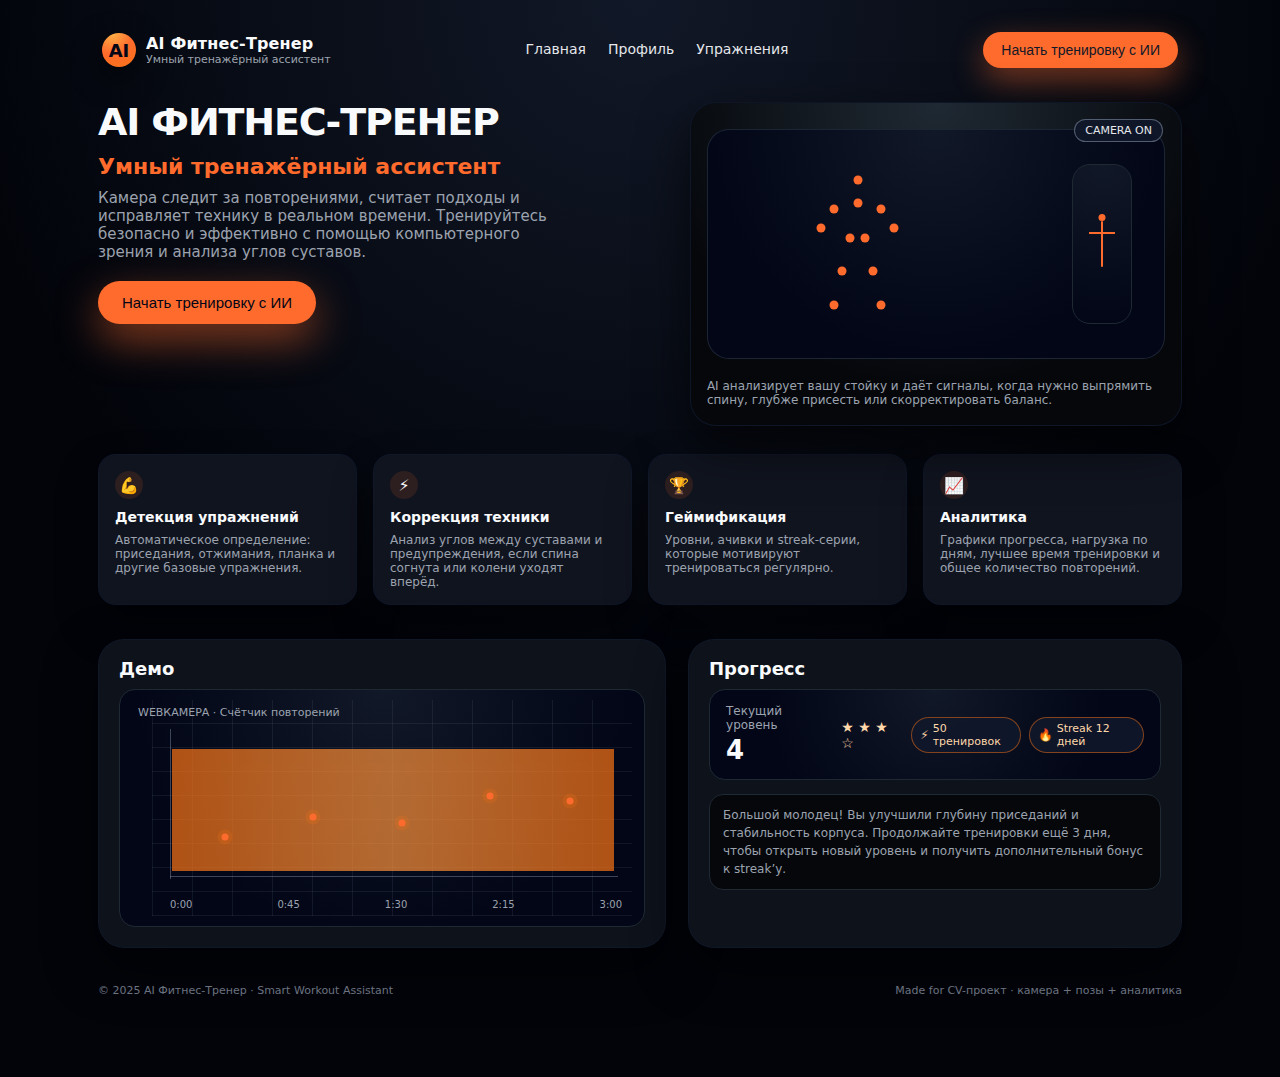
<file: index.html>
<!DOCTYPE html>
<html lang="ru">
<head>
  <meta charset="UTF-8" />
  <title>AI Фитнес-Тренер — Умный тренажёрный ассистент</title>
  <meta name="viewport" content="width=device-width, initial-scale=1" />
  <link rel="stylesheet" href="styles/index.css">
</head>
<body>
  <div class="page">
    <!-- HEADER -->
    <header class="top-nav">
      <div class="logo-row">
        <div class="logo-mark">AI</div>
        <div>
          <div class="logo-text-main">AI Фитнес-Тренер</div>
          <div class="logo-text-sub">Умный тренажёрный ассистент</div>
        </div>
      </div>

      <nav class="nav-links">
        <a href="index.html" class="nav-link">Главная</a>
        <a href="profile.html" class="nav-link">Профиль</a>
        <a href="exercises.html" class="nav-link">Упражнения</a>
      </nav>

      <button class="nav-cta" onclick="location.href='camera.html'">Начать тренировку с ИИ</button>
    </header>

    <!-- HERO -->
    <section class="hero">
      <div class="hero-text">
        <h1>AI ФИТНЕС-ТРЕНЕР</h1>
        <h2>Умный тренажёрный ассистент</h2>
        <p>
          Камера следит за повторениями, считает подходы и исправляет технику
          в реальном времени. Тренируйтесь безопасно и эффективно с помощью
          компьютерного зрения и анализа углов суставов.
        </p>
        <button class="hero-cta" onclick="location.href='camera.html'">Начать тренировку с ИИ</button>
      </div>

      <div class="hero-visual">
        <div class="camera-label">CAMERA ON</div>

        <div class="hero-video-frame">
          <div class="pose-figure">
            <div class="pose-body">
              <div class="pose-joint joint-head"></div>
              <div class="pose-joint joint-neck"></div>
              <div class="pose-joint joint-shoulder-l"></div>
              <div class="pose-joint joint-shoulder-r"></div>
              <div class="pose-joint joint-elbow-l"></div>
              <div class="pose-joint joint-elbow-r"></div>
              <div class="pose-joint joint-hip-l"></div>
              <div class="pose-joint joint-hip-r"></div>
              <div class="pose-joint joint-knee-l"></div>
              <div class="pose-joint joint-knee-r"></div>
              <div class="pose-joint joint-feet-l"></div>
              <div class="pose-joint joint-feet-r"></div>
            </div>
          </div>

          <div class="mini-stick">
            <div class="mini-stick-inner">
              <span></span>
            </div>
          </div>
        </div>

        <p class="hero-caption">
          AI анализирует вашу стойку и даёт сигналы, когда нужно выпрямить спину,
          глубже присесть или скорректировать баланс.
        </p>
      </div>
    </section>

    <!-- FEATURES -->
    <section class="features" id="features">
      <article class="feature-card">
        <div class="feature-icon">💪</div>
        <div class="feature-title">Детекция упражнений</div>
        <div class="feature-desc">
          Автоматическое определение: приседания, отжимания, планка и другие
          базовые упражнения.
        </div>
      </article>

      <article class="feature-card">
        <div class="feature-icon">⚡</div>
        <div class="feature-title">Коррекция техники</div>
        <div class="feature-desc">
          Анализ углов между суставами и предупреждения, если спина согнута
          или колени уходят вперёд.
        </div>
      </article>

      <article class="feature-card">
        <div class="feature-icon">🏆</div>
        <div class="feature-title">Геймификация</div>
        <div class="feature-desc">
          Уровни, ачивки и streak-серии, которые мотивируют тренироваться
          регулярно.
        </div>
      </article>

      <article class="feature-card">
        <div class="feature-icon">📈</div>
        <div class="feature-title">Аналитика</div>
        <div class="feature-desc">
          Графики прогресса, нагрузка по дням, лучшее время тренировки и общее
          количество повторений.
        </div>
      </article>
    </section>

    <!-- DEMO + PROGRESS -->
    <section class="lower-grid">
      <div class="demo-card" id="demo">
        <h3 class="section-title">Демо</h3>
        <div class="demo-chart">
          <div class="demo-chart-label">WEBКАМЕРА · Счётчик повторений</div>
          <div class="chart-grid"></div>
          <div class="chart-axes">
            <div class="chart-line">
              <div class="chart-polyline"></div>
              <div class="chart-dot dot-1"></div>
              <div class="chart-dot dot-2"></div>
              <div class="chart-dot dot-3"></div>
              <div class="chart-dot dot-4"></div>
              <div class="chart-dot dot-5"></div>
            </div>
          </div>
          <div class="demo-x-labels">
            <span>0:00</span>
            <span>0:45</span>
            <span>1:30</span>
            <span>2:15</span>
            <span>3:00</span>
          </div>
        </div>
      </div>

      <div class="progress-card" id="progress">
        <h3 class="section-title">Прогресс</h3>
        <div class="progress-layout">
          <div class="level-card">
            <div class="level-text">
              <div class="level-label">Текущий уровень</div>
              <div class="level-value">4</div>
            </div>
            <div class="level-stars">★ ★ ★ ☆</div>
            <div class="badge-row">
              <div class="pill">
                <span class="icon">⚡</span> 50 тренировок
              </div>
              <div class="pill">
                <span class="icon">🔥</span> Streak 12 дней
              </div>
            </div>
          </div>

          <div class="note-card">
            Большой молодец! Вы улучшили глубину приседаний и стабильность
            корпуса. Продолжайте тренировки ещё 3 дня, чтобы открыть новый
            уровень и получить дополнительный бонус к streak’у.
          </div>
        </div>
      </div>
    </section>

    <footer>
      <span>© 2025 AI Фитнес-Тренер · Smart Workout Assistant</span>
      <span>Made for CV-проект · камера + позы + аналитика</span>
    </footer>
  </div>
</body>
</html>
</file>
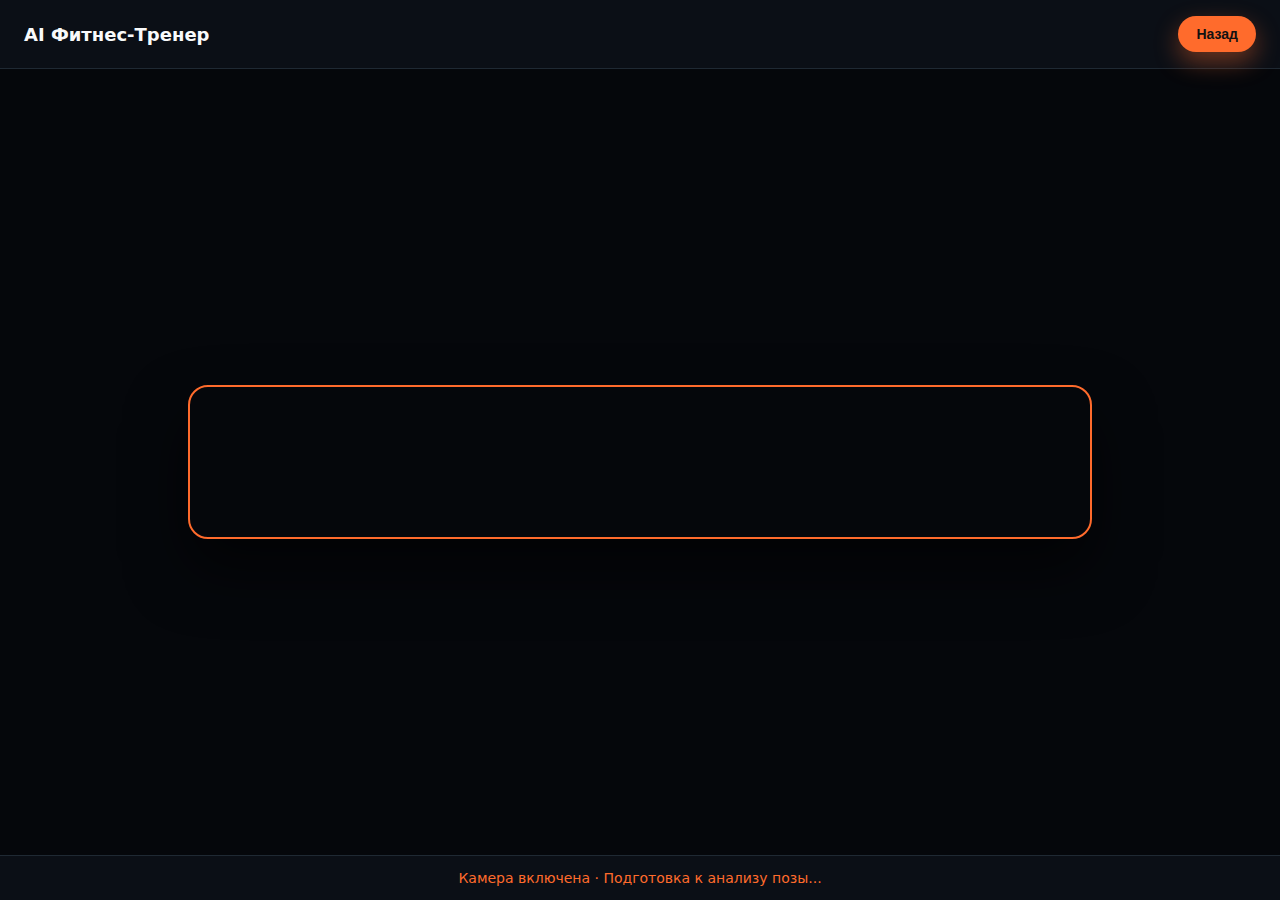
<file: camera.html>
<!DOCTYPE html>
<html lang="ru">
<head>
  <meta charset="UTF-8" />
  <title>AI Фитнес-Тренер — Камера</title>
  <meta name="viewport" content="width=device-width, initial-scale=1" />
  <style>
    body {
      margin: 0;
      background: #05070b;
      font-family: -apple-system, BlinkMacSystemFont, "SF Pro Text", system-ui, sans-serif;
      color: #f9fafb;
      display: flex;
      flex-direction: column;
      height: 100vh;
    }

    header {
      padding: 16px 24px;
      display: flex;
      justify-content: space-between;
      align-items: center;
      background: #0b0f16;
      border-bottom: 1px solid #1f2933;
    }

    .logo {
      font-size: 18px;
      font-weight: 700;
    }

    .back-btn {
      background: #ff6b2c;
      border: none;
      padding: 10px 18px;
      border-radius: 999px;
      color: #111;
      font-size: 14px;
      cursor: pointer;
      font-weight: 600;
      box-shadow: 0 10px 25px rgba(255, 107, 44, 0.4);
    }

    .camera-container {
      flex: 1;
      display: flex;
      align-items: center;
      justify-content: center;
      padding: 20px;
    }

    video {
      width: 80%;
      max-width: 900px;
      border-radius: 20px;
      border: 2px solid #ff6b2c;
      box-shadow: 0 30px 60px rgba(0, 0, 0, 0.6);
    }

    .status-bar {
      padding: 14px 24px;
      background: #0b0f16;
      border-top: 1px solid #1f2933;
      font-size: 14px;
      color: #ff6b2c;
      text-align: center;
    }
  </style>
</head>

<body>

<header>
  <div class="logo">AI Фитнес-Тренер</div>
  <button class="back-btn" onclick="location.href='index.html'">Назад</button>
</header>

<div class="camera-container">
  <video id="camera" autoplay playsinline></video>
</div>

<div class="status-bar">Камера включена · Подготовка к анализу позы...</div>

<script>
  const video = document.getElementById("camera");

  async function startCamera() {
    try {
      const stream = await navigator.mediaDevices.getUserMedia({
        video: { width: 1280, height: 720 }
      });
      video.srcObject = stream;
    } catch (error) {
      alert("Ошибка доступа к камере: " + error);
    }
  }

  startCamera();
</script>

</body>
</html>
</file>
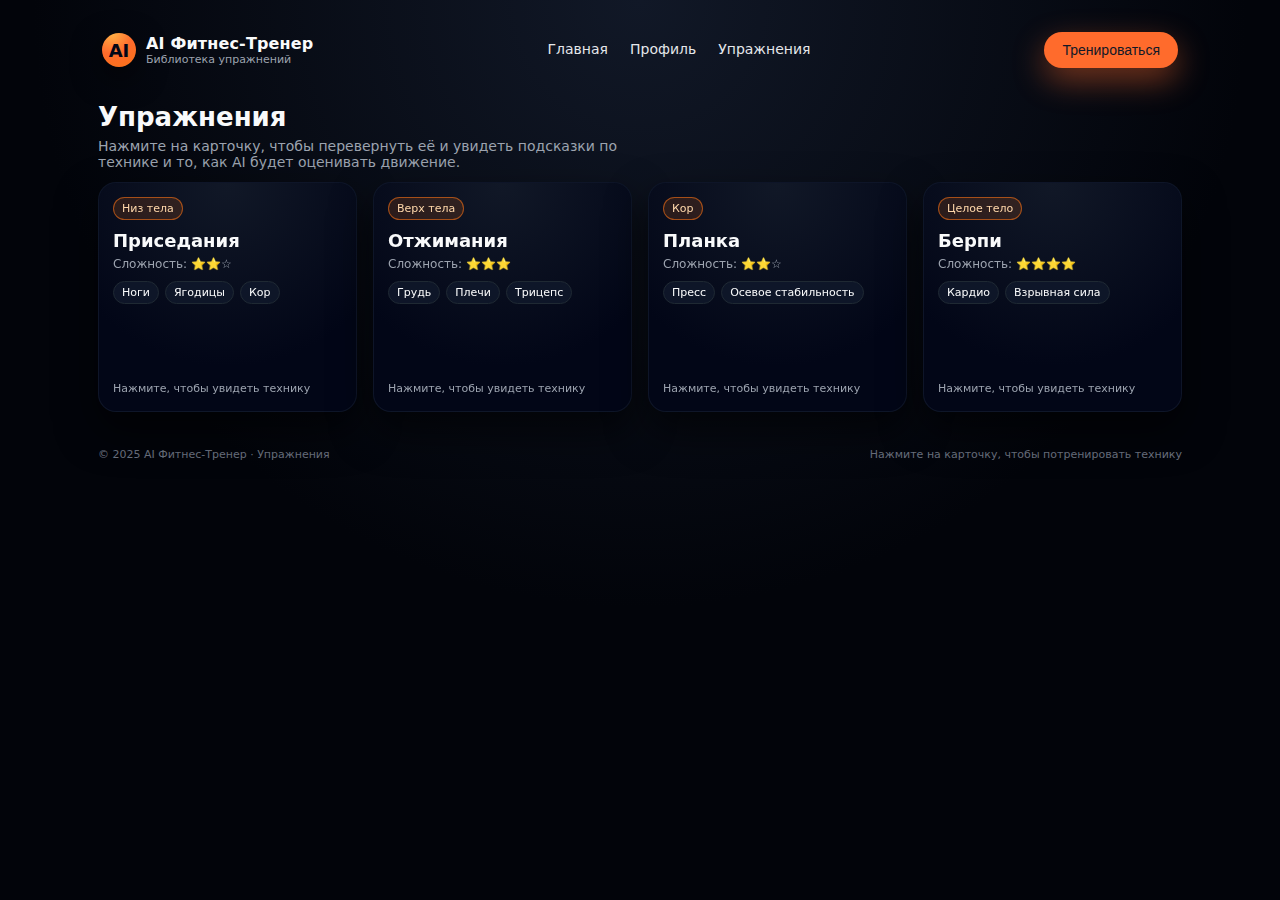
<file: exercises.html>
<!DOCTYPE html>
<html lang="ru">
<head>
  <meta charset="UTF-8" />
  <title>AI Фитнес-Тренер — Упражнения</title>
  <meta name="viewport" content="width=device-width, initial-scale=1" />
  <link rel="stylesheet" href="styles/index.css">
</head>
<body class="exercises">
  <div class="page">
    <!-- HEADER -->
    <header class="top-nav">
      <div class="logo-row">
        <div class="logo-mark">AI</div>
        <div>
          <div class="logo-text-main">AI Фитнес-Тренер</div>
          <div class="logo-text-sub">Библиотека упражнений</div>
        </div>
      </div>

      <nav class="nav-links">
        <a href="index.html" class="nav-link">Главная</a>
        <a href="profile.html" class="nav-link">Профиль</a>
        <a href="exercises.html" class="nav-link">Упражнения</a>
      </nav>

      <button class="nav-cta" onclick="location.href='camera.html'">
        Тренироваться
      </button>
    </header>

    <!-- FLASHCARDS SECTION -->
    <section class="flashcards-header">
      <h1>Упражнения</h1>
      <p>
        Нажмите на карточку, чтобы перевернуть её и увидеть подсказки по технике
        и то, как AI будет оценивать движение.
      </p>
    </section>

    <section class="flashcards-grid">
      <!-- CARD 1 -->
      <article class="exercise-card">
        <div class="card-inner">
          <div class="card-face card-front">
            <div class="card-label">Низ тела</div>
            <h2>Приседания</h2>
            <p class="difficulty">Сложность: ⭐⭐☆</p>
            <ul class="tags">
              <li>Ноги</li>
              <li>Ягодицы</li>
              <li>Кор</li>
            </ul>
            <p class="hint">Нажмите, чтобы увидеть технику</p>
          </div>
          <div class="card-face card-back">
            <h3>Подсказки по технике</h3>
            <ul class="details">
              <li>Держите спину нейтральной, не округляйте поясницу.</li>
              <li>Колени не уходят далеко вперёд за носки.</li>
              <li>Смотрите вперёд, вес на пятках.</li>
            </ul>
            <p class="ai-note">AI будет отслеживать угол в коленях и наклон корпуса.</p>
          </div>
        </div>
      </article>

      <!-- CARD 2 -->
      <article class="exercise-card">
        <div class="card-inner">
          <div class="card-face card-front">
            <div class="card-label">Верх тела</div>
            <h2>Отжимания</h2>
            <p class="difficulty">Сложность: ⭐⭐⭐</p>
            <ul class="tags">
              <li>Грудь</li>
              <li>Плечи</li>
              <li>Трицепс</li>
            </ul>
            <p class="hint">Нажмите, чтобы увидеть технику</p>
          </div>
          <div class="card-face card-back">
            <h3>Подсказки по технике</h3>
            <ul class="details">
              <li>Корпус — одна линия: плечи, таз, пятки.</li>
              <li>Не проваливайте поясницу, не поднимайте таз.</li>
              <li>Локти примерно под углом 45°.</li>
            </ul>
            <p class="ai-note">AI отслеживает прямую линию корпуса и глубину опускания.</p>
          </div>
        </div>
      </article>

      <!-- CARD 3 -->
      <article class="exercise-card">
        <div class="card-inner">
          <div class="card-face card-front">
            <div class="card-label">Кор</div>
            <h2>Планка</h2>
            <p class="difficulty">Сложность: ⭐⭐☆</p>
            <ul class="tags">
              <li>Пресс</li>
              <li>Осевое стабильность</li>
            </ul>
            <p class="hint">Нажмите, чтобы увидеть технику</p>
          </div>
          <div class="card-face card-back">
            <h3>Подсказки по технике</h3>
            <ul class="details">
              <li>Плечо над локтем, не уезжайте вперёд или назад.</li>
              <li>Не поднимать и не опускать таз слишком сильно.</li>
              <li>Лопатки слегка сведены, шея в нейтрали.</li>
            </ul>
            <p class="ai-note">AI анализирует наклон корпуса и стабильность таза.</p>
          </div>
        </div>
      </article>

      <!-- CARD 4 (пример ещё одного) -->
      <article class="exercise-card">
        <div class="card-inner">
          <div class="card-face card-front">
            <div class="card-label">Целое тело</div>
            <h2>Берпи</h2>
            <p class="difficulty">Сложность: ⭐⭐⭐⭐</p>
            <ul class="tags">
              <li>Кардио</li>
              <li>Взрывная сила</li>
            </ul>
            <p class="hint">Нажмите, чтобы увидеть технику</p>
          </div>
          <div class="card-face card-back">
            <h3>Подсказки по технике</h3>
            <ul class="details">
              <li>Следите за мягким приземлением при прыжке.</li>
              <li>Сохраняйте контроль в нижней фазе (планка).</li>
              <li>Не жертвуйте техникой ради скорости.</li>
            </ul>
            <p class="ai-note">AI отслеживает фазу прыжка, глубину планки и темп.</p>
          </div>
        </div>
      </article>
    </section>

    <footer>
      <span>© 2025 AI Фитнес-Тренер · Упражнения</span>
      <span>Нажмите на карточку, чтобы потренировать технику</span>
    </footer>
  </div>

  <script>
    // простое переворачивание карточек по клику
    document.querySelectorAll('.exercise-card .card-inner').forEach(card => {
      card.addEventListener('click', () => {
        card.classList.toggle('flipped');
      });
    });
  </script>
</body>
</html>
</file>
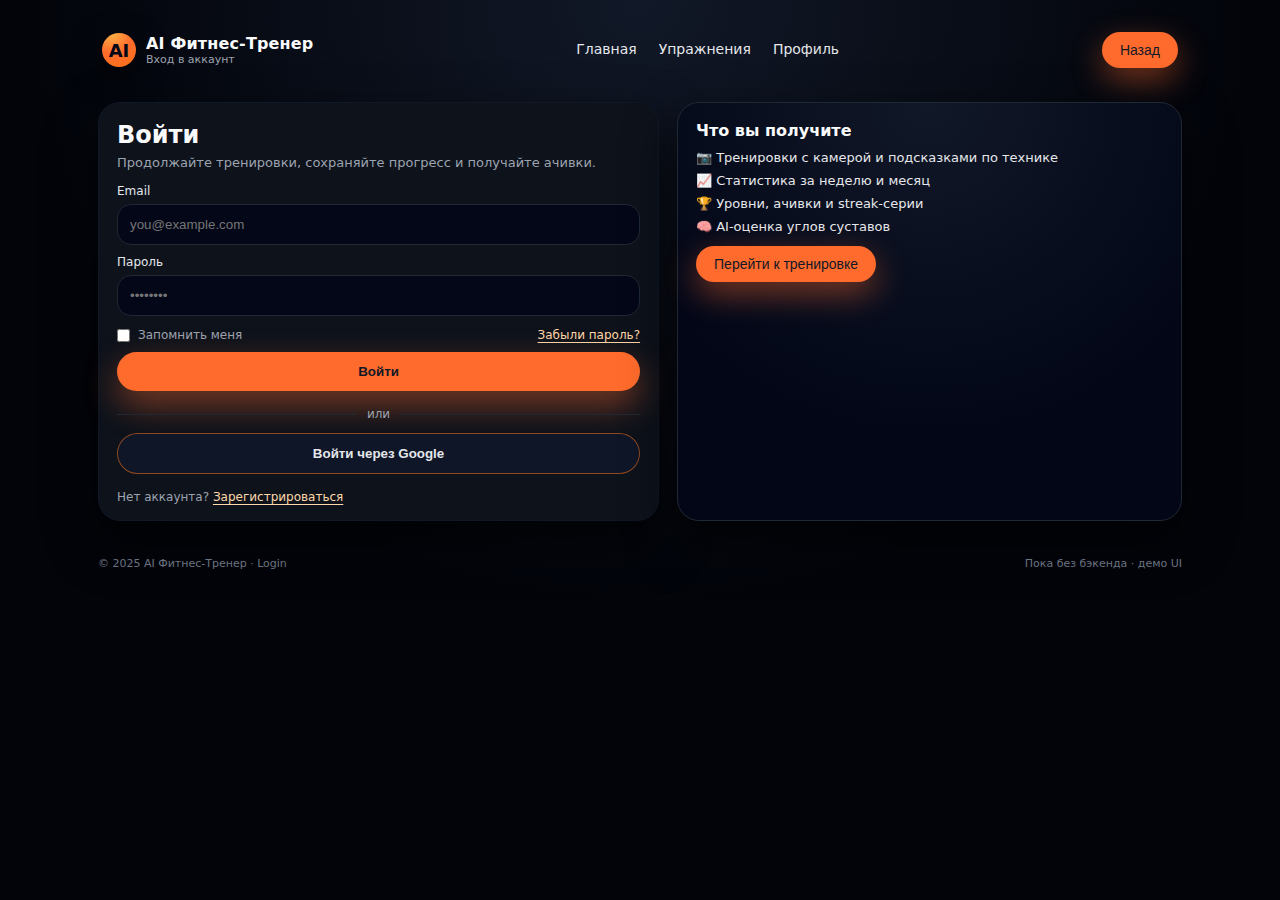
<file: login.html>
<!DOCTYPE html>
<html lang="ru">
<head>
  <meta charset="UTF-8" />
  <title>AI Фитнес-Тренер — Вход</title>
  <meta name="viewport" content="width=device-width, initial-scale=1" />
  <link rel="stylesheet" href="styles/index.css">
</head>
<body class="auth">
  <div class="page auth-page">
    <header class="top-nav">
      <div class="logo-row">
        <div class="logo-mark">AI</div>
        <div>
          <div class="logo-text-main">AI Фитнес-Тренер</div>
          <div class="logo-text-sub">Вход в аккаунт</div>
        </div>
      </div>

      <nav class="nav-links">
        <a href="index.html" class="nav-link">Главная</a>
        <a href="exercises.html" class="nav-link">Упражнения</a>
        <a href="profile.html" class="nav-link">Профиль</a>
      </nav>

      <button class="nav-cta" onclick="location.href='index.html'">
        Назад
      </button>
    </header>

    <main class="auth-wrap">
      <section class="auth-card">
        <h1 class="auth-title">Войти</h1>
        <p class="auth-subtitle">Продолжайте тренировки, сохраняйте прогресс и получайте ачивки.</p>

        <form id="loginForm" class="auth-form">
          <label class="auth-label">
            Email
            <input class="auth-input" type="email" name="email" placeholder="you@example.com" required>
          </label>

          <label class="auth-label">
            Пароль
            <input class="auth-input" type="password" name="password" placeholder="••••••••" required minlength="6">
          </label>

          <div class="auth-row">
            <label class="auth-check">
              <input type="checkbox" name="remember">
              <span>Запомнить меня</span>
            </label>

            <a class="auth-link" href="#" onclick="alert('Сделаем позже: восстановление пароля 😊'); return false;">
              Забыли пароль?
            </a>
          </div>

          <button class="auth-btn" type="submit">Войти</button>

          <div class="auth-divider">
            <span>или</span>
          </div>

          <button class="auth-btn secondary" type="button"
            onclick="alert('Сделаем позже: вход через Google 😊');">
            Войти через Google
          </button>

          <p class="auth-footer">
            Нет аккаунта?
            <a class="auth-link" href="signup.html">Зарегистрироваться</a>
          </p>
        </form>
      </section>

      <aside class="auth-side">
        <div class="auth-side-box">
          <h2>Что вы получите</h2>
          <ul>
            <li>📷 Тренировки с камерой и подсказками по технике</li>
            <li>📈 Статистика за неделю и месяц</li>
            <li>🏆 Уровни, ачивки и streak-серии</li>
            <li>🧠 AI-оценка углов суставов</li>
          </ul>
          <button class="nav-cta" style="margin-top:12px;" onclick="location.href='camera.html'">
            Перейти к тренировке
          </button>
        </div>
      </aside>
    </main>

    <footer>
      <span>© 2025 AI Фитнес-Тренер · Login</span>
      <span>Пока без бэкенда · демо UI</span>
    </footer>
  </div>

  <script>
    // DEMO ONLY: имитируем вход (без сервера)
    document.getElementById("loginForm").addEventListener("submit", (e) => {
      e.preventDefault();
      // В реальном проекте: отправка на backend / firebase / supabase
      // Сейчас: просто переход на профиль
      location.href = "profile.html";
    });
  </script>
</body>
</html>
</file>
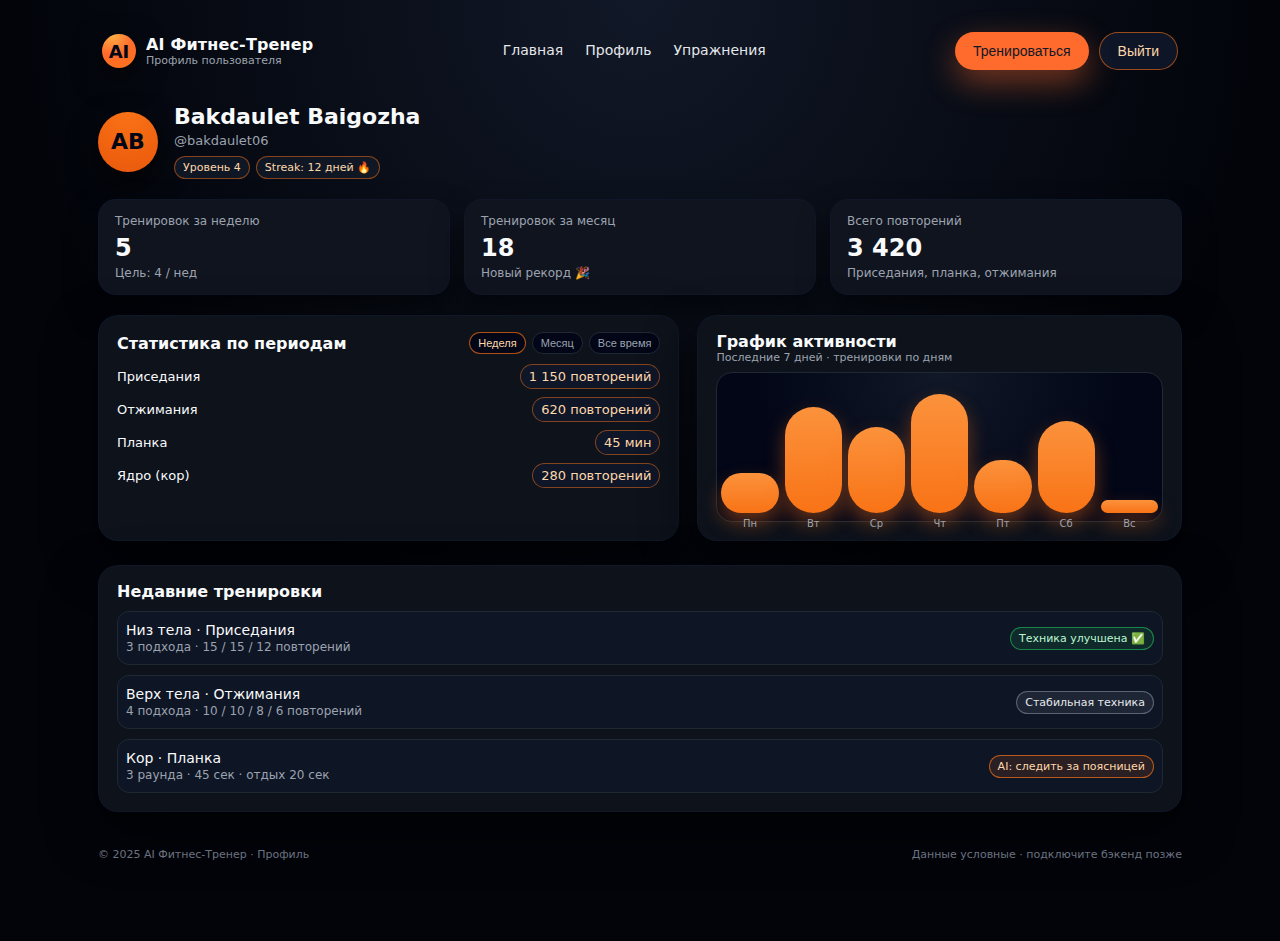
<file: profile.html>
<!DOCTYPE html>
<html lang="ru">
<head>
  <meta charset="UTF-8" />
  <title>AI Фитнес-Тренер — Профиль</title>
  <meta name="viewport" content="width=device-width, initial-scale=1" />
  <link rel="stylesheet" href="styles/index.css">
</head>
<body class="profile">
  <div class="page">
    <!-- HEADER -->
    <header class="top-nav">
      <div class="logo-row">
        <div class="logo-mark">AI</div>
        <div>
          <div class="logo-text-main">AI Фитнес-Тренер</div>
          <div class="logo-text-sub">Профиль пользователя</div>
        </div>
      </div>

      <nav class="nav-links">
        <a href="index.html" class="nav-link">Главная</a>
        <a href="profile.html" class="nav-link">Профиль</a>
        <a href="exercises.html" class="nav-link">Упражнения</a>
      </nav>

      <div style="display:flex; gap:10px;">
        <button class="nav-cta" onclick="location.href='camera.html'">
          Тренироваться
        </button>

        <button class="nav-cta logout-btn" onclick="logout()">
          Выйти
        </button>
      </div>
    </header>

    <!-- PROFILE MAIN -->
    <section class="profile-main">
      <div class="profile-header">
        <div class="profile-avatar">
          <span>AB</span>
        </div>
        <div class="profile-info">
          <h1 class="profile-name">Bakdaulet Baigozha</h1>
          <p class="profile-username">@bakdaulet06</p>
          <div class="profile-tags">
            <span class="profile-tag">Уровень 4</span>
            <span class="profile-tag">Streak: 12 дней 🔥</span>
          </div>
        </div>
      </div>

      <div class="profile-stats-row">
        <div class="profile-stat-card">
          <div class="label">Тренировок за неделю</div>
          <div class="value">5</div>
          <div class="sub">Цель: 4 / нед</div>
        </div>
        <div class="profile-stat-card">
          <div class="label">Тренировок за месяц</div>
          <div class="value">18</div>
          <div class="sub">Новый рекорд 🎉</div>
        </div>
        <div class="profile-stat-card">
          <div class="label">Всего повторений</div>
          <div class="value">3 420</div>
          <div class="sub">Приседания, планка, отжимания</div>
        </div>
      </div>

      <div class="profile-grid">
        <!-- LEFT: PERIOD STATS -->
        <section class="profile-card large">
          <div class="profile-card-header">
            <h2>Статистика по периодам</h2>
            <div class="chip-group">
              <button class="chip active">Неделя</button>
              <button class="chip">Месяц</button>
              <button class="chip">Все время</button>
            </div>
          </div>
          <div class="period-stats">
            <div class="period-row">
              <span>Приседания</span>
              <span class="pill small">1 150 повторений</span>
            </div>
            <div class="period-row">
              <span>Отжимания</span>
              <span class="pill small">620 повторений</span>
            </div>
            <div class="period-row">
              <span>Планка</span>
              <span class="pill small">45 мин</span>
            </div>
            <div class="period-row">
              <span>Ядро (кор)</span>
              <span class="pill small">280 повторений</span>
            </div>
          </div>
        </section>

        <!-- RIGHT: PROGRESS GRAPH MOCKUP -->
        <section class="profile-card">
          <h2>График активности</h2>
          <p class="muted-label">Последние 7 дней · тренировки по дням</p>
          <div class="mini-bar-chart">
            <div class="bar" style="height: 30%"><span>Пн</span></div>
            <div class="bar" style="height: 80%"><span>Вт</span></div>
            <div class="bar" style="height: 65%"><span>Ср</span></div>
            <div class="bar" style="height: 90%"><span>Чт</span></div>
            <div class="bar" style="height: 40%"><span>Пт</span></div>
            <div class="bar" style="height: 70%"><span>Сб</span></div>
            <div class="bar" style="height: 10%"><span>Вс</span></div>
          </div>
        </section>
      </div>

      <!-- RECENT SESSIONS -->
      <section class="profile-card recent">
        <div class="profile-card-header">
          <h2>Недавние тренировки</h2>
        </div>
        <div class="session-list">
          <div class="session-row">
            <div>
              <div class="session-title">Низ тела · Приседания</div>
              <div class="session-meta">3 подхода · 15 / 15 / 12 повторений</div>
            </div>
            <div class="session-tag good">Техника улучшена ✅</div>
          </div>

          <div class="session-row">
            <div>
              <div class="session-title">Верх тела · Отжимания</div>
              <div class="session-meta">4 подхода · 10 / 10 / 8 / 6 повторений</div>
            </div>
            <div class="session-tag neutral">Стабильная техника</div>
          </div>

          <div class="session-row">
            <div>
              <div class="session-title">Кор · Планка</div>
              <div class="session-meta">3 раунда · 45 сек · отдых 20 сек</div>
            </div>
            <div class="session-tag alert">AI: следить за поясницей</div>
          </div>
        </div>
      </section>
    </section>

    <footer>
      <span>© 2025 AI Фитнес-Тренер · Профиль</span>
      <span>Данные условные · подключите бэкенд позже</span>
    </footer>
  </div>

  <script>
    function logout() {
      // later you can clear auth tokens here
      // localStorage.removeItem("user");

      location.href = "login.html";
    }
  </script>
</body>
</html>
</file>
<file: styles/index.css>
:root {
    --bg: #05070b;
    --bg-alt: #0b0f16;
    --card: #10141f;
    --card-soft: #0d121b;
    --accent: #ff6b2c;
    --accent-soft: rgba(255, 107, 44, 0.12);
    --accent-strong: #ff7237;
    --text: #f9fafb;
    --muted: #9ca3af;
    --border: #1f2933;
    --radius-lg: 18px;
    --radius-xl: 26px;
    --shadow-soft: 0 20px 50px rgba(0, 0, 0, 0.65);
    --transition: all 0.2s ease-out;
}

* {
    box-sizing: border-box;
    margin: 0;
    padding: 0;
}

body {
    font-family: -apple-system, BlinkMacSystemFont, "SF Pro Text",
    system-ui, sans-serif;
    background: radial-gradient(circle at top, #111827 0, #02040a 55%);
    color: var(--text);
    min-height: 100vh;
}

a {
    color: inherit;
    text-decoration: none;
}

img {
    max-width: 100%;
    display: block;
}

.page {
    max-width: 1120px;
    margin: 0 auto;
    padding: 20px 18px 80px;
}

/* HEADER / NAV */

.top-nav {
    display: flex;
    align-items: center;
    justify-content: space-between;
    gap: 20px;
    padding: 12px 4px 24px;
}

.logo-row {
    display: flex;
    align-items: center;
    gap: 10px;
}

.logo-mark {
    width: 34px;
    height: 34px;
    border-radius: 999px;
    background: radial-gradient(circle at 30% 0, #ffb347, #ff6b2c, #f97316);
    display: flex;
    align-items: center;
    justify-content: center;
    font-weight: 800;
    font-size: 18px;
    color: #020617;
    box-shadow: 0 10px 30px rgba(0, 0, 0, 0.6);
}

.logo-text-main {
    font-weight: 700;
    letter-spacing: 0.01em;
    font-size: 16px;
}

.logo-text-sub {
    font-size: 11px;
    color: var(--muted);
}

.nav-links {
    display: flex;
    align-items: center;
    gap: 22px;
    font-size: 14px;
}

.nav-link {
    color: #e5e7eb;
    position: relative;
    padding-bottom: 3px;
}

.nav-link::after {
    content: "";
    position: absolute;
    left: 0;
    bottom: -4px;
    width: 0;
    height: 2px;
    border-radius: 999px;
    background: var(--accent);
    transition: width 0.18s ease-out;
}

.nav-link:hover::after {
    width: 100%;
}

.nav-cta {
    padding: 10px 18px;
    border-radius: 999px;
    border: none;
    font-size: 14px;
    font-weight: 500;
    background: var(--accent);
    color: #111827;
    box-shadow: 0 12px 32px rgba(255, 107, 44, 0.45);
    cursor: pointer;
    transition: var(--transition);
    white-space: nowrap;
}

.nav-cta:hover {
    transform: translateY(-1px);
    background: var(--accent-strong);
}

/* HERO */

.hero {
    display: grid;
    grid-template-columns: minmax(0, 1.15fr) minmax(0, 1fr);
    gap: 26px;
    align-items: stretch;
    margin-top: 10px;
}

.hero-text h1 {
    font-size: 38px;
    line-height: 1.1;
    margin-bottom: 10px;
    letter-spacing: -0.03em;
}

.hero-text h2 {
    font-size: 22px;
    color: var(--accent);
    margin-bottom: 10px;
    font-weight: 600;
}

.hero-text p {
    color: var(--muted);
    max-width: 480px;
    font-size: 15px;
    margin-bottom: 20px;
}

.hero-cta {
    padding: 13px 24px;
    border-radius: 999px;
    border: none;
    font-size: 15px;
    font-weight: 500;
    background: var(--accent);
    color: #020617;
    cursor: pointer;
    box-shadow: 0 16px 42px rgba(255, 107, 44, 0.5);
    transition: var(--transition);
}

.hero-cta:hover {
    transform: translateY(-1px);
    background: var(--accent-strong);
}

/* HERO VISUAL */

.hero-visual {
    background: radial-gradient(circle at top, #1f2933, #05070b 70%);
    border-radius: var(--radius-xl);
    padding: 16px 16px 18px;
    position: relative;
    box-shadow: var(--shadow-soft);
    border: 1px solid rgba(15, 23, 42, 0.9);
    display: flex;
    flex-direction: column;
    justify-content: space-between;
    gap: 12px;
}

.camera-label {
    position: absolute;
    top: 16px;
    right: 18px;
    padding: 4px 10px;
    font-size: 11px;
    border-radius: 999px;
    border: 1px solid rgba(148, 163, 184, 0.5);
    color: #e5e7eb;
    background: rgba(15, 23, 42, 0.9);
}

.hero-video-frame {
    margin-top: 10px;
    background: radial-gradient(circle at top, #111827, #020617 70%);
    border-radius: 22px;
    padding: 26px 32px;
    display: flex;
    justify-content: space-between;
    gap: 22px;
    align-items: center;
    border: 1px solid rgba(31, 41, 55, 0.9);
}

.pose-figure {
    position: relative;
    width: 60%;
    aspect-ratio: 4 / 3;
    display: flex;
    justify-content: center;
    align-items: center;
}

.pose-body {
    position: relative;
    width: 130px;
    height: 160px;
}

.pose-joint {
    width: 9px;
    height: 9px;
    border-radius: 999px;
    background: var(--accent);
    position: absolute;
    transform: translate(-50%, -50%);
}

.pose-line {
    position: absolute;
    height: 2px;
    background: var(--accent);
    transform-origin: left center;
}

/* approximate manual placement */
.joint-head { top: 10%; left: 50%; }
.joint-neck { top: 24%; left: 50%; }
.joint-shoulder-l { top: 28%; left: 32%; }
.joint-shoulder-r { top: 28%; left: 68%; }
.joint-elbow-l { top: 40%; left: 22%; }
.joint-elbow-r { top: 40%; left: 78%; }
.joint-hip-l { top: 46%; left: 44%; }
.joint-hip-r { top: 46%; left: 56%; }
.joint-knee-l { top: 67%; left: 38%; }
.joint-knee-r { top: 67%; left: 62%; }
.joint-feet-l { top: 88%; left: 32%; }
.joint-feet-r { top: 88%; left: 68%; }

.mini-stick {
    width: 60px;
    aspect-ratio: 3 / 8;
    border-radius: 18px;
    background: radial-gradient(circle at top, #111827, #020617);
    border: 1px solid #1f2933;
    display: flex;
    align-items: center;
    justify-content: center;
}

.mini-stick-inner {
    width: 26px;
    height: 60px;
    position: relative;
}

.mini-stick-inner::before,
.mini-stick-inner::after {
    content: "";
    position: absolute;
    left: 50%;
    transform: translateX(-50%);
    border-radius: 999px;
    background: var(--accent);
}

.mini-stick-inner::before {
    width: 7px;
    height: 7px;
    top: 0;
}

.mini-stick-inner::after {
    width: 2px;
    height: 46px;
    top: 7px;
}

.mini-stick-inner span {
    position: absolute;
    width: 26px;
    height: 2px;
    background: var(--accent);
    top: 18px;
    left: 0;
}

.hero-overlay-label {
    position: absolute;
    left: 50%;
    top: 6px;
    transform: translateX(-50%);
    font-size: 11px;
    color: var(--muted);
}

.hero-caption {
    margin-top: 8px;
    font-size: 12px;
    color: var(--muted);
}

/* FEATURES */

.features {
    margin-top: 28px;
    display: grid;
    grid-template-columns: repeat(4, minmax(0, 1fr));
    gap: 16px;
}

.feature-card {
    background: var(--card);
    border-radius: var(--radius-lg);
    padding: 16px 16px 15px;
    border: 1px solid rgba(15, 23, 42, 0.9);
    box-shadow: 0 20px 40px rgba(0, 0, 0, 0.4);
    display: flex;
    flex-direction: column;
    gap: 8px;
}

.feature-icon {
    width: 28px;
    height: 28px;
    border-radius: 999px;
    background: var(--accent-soft);
    display: flex;
    align-items: center;
    justify-content: center;
    font-size: 16px;
    margin-bottom: 2px;
}

.feature-title {
    font-size: 14px;
    font-weight: 600;
}

.feature-desc {
    font-size: 12px;
    color: var(--muted);
}

/* LOWER GRID: DEMO + PROGRESS */

.lower-grid {
    display: grid;
    grid-template-columns: minmax(0, 1.15fr) minmax(0, 1fr);
    gap: 22px;
    margin-top: 34px;
}

.section-title {
    font-size: 18px;
    font-weight: 600;
    margin-bottom: 10px;
}

.demo-card,
.progress-card {
    background: var(--card-soft);
    border-radius: var(--radius-xl);
    padding: 18px 20px 20px;
    border: 1px solid rgba(17, 24, 39, 0.95);
    box-shadow: var(--shadow-soft);
}

.demo-chart {
    margin-top: 10px;
    border-radius: 16px;
    background: radial-gradient(circle at top, #111827, #020617 70%);
    border: 1px solid #1f2933;
    padding: 16px 18px;
    position: relative;
    overflow: hidden;
}

.demo-chart-label {
    font-size: 11px;
    color: var(--muted);
    margin-bottom: 6px;
}

.chart-grid {
    position: absolute;
    inset: 10px 12px 10px 32px;
    background-image: linear-gradient(
        to right,
        rgba(148, 163, 184, 0.18) 1px,
        transparent 1px
    ),
    linear-gradient(
        to top,
        rgba(148, 163, 184, 0.18) 1px,
        transparent 1px
    );
    background-size: 40px 24px;
    opacity: 0.6;
    pointer-events: none;
}

.chart-axes {
    position: relative;
    height: 170px;
}

.chart-axes::before,
.chart-axes::after {
    content: "";
    position: absolute;
    background: rgba(148, 163, 184, 0.4);
}

.chart-axes::before {
    left: 32px;
    top: 4px;
    bottom: 16px;
    width: 1px;
}

.chart-axes::after {
    left: 32px;
    right: 8px;
    bottom: 18px;
    height: 1px;
}

.chart-line {
    position: absolute;
    left: 34px;
    right: 12px;
    top: 24px;
    bottom: 24px;
}

.chart-polyline {
    position: absolute;
    inset: 0;
    background: linear-gradient(
    to right,
    #f97316,
    #fb923c,
    #f97316
    );
    mask-image: radial-gradient(circle at 0 90%, transparent 0, transparent 20px, black 20px),
    linear-gradient(135deg, black 50%, transparent 0);
    opacity: 0.7;
}

/* simple fake dots */
.chart-dot {
    position: absolute;
    width: 7px;
    height: 7px;
    border-radius: 999px;
    background: var(--accent);
    transform: translate(-50%, -50%);
    box-shadow: 0 0 0 4px rgba(248, 113, 22, 0.2);
}

.dot-1 { left: 12%; top: 72%; }
.dot-2 { left: 32%; top: 55%; }
.dot-3 { left: 52%; top: 60%; }
.dot-4 { left: 72%; top: 38%; }
.dot-5 { left: 90%; top: 42%; }

.demo-x-labels {
    display: flex;
    justify-content: space-between;
    padding: 4px 4px 0 32px;
    font-size: 10px;
    color: var(--muted);
}

.progress-layout {
    margin-top: 8px;
    display: grid;
    grid-template-columns: minmax(0, 1fr);
    gap: 14px;
}

.level-card {
    background: radial-gradient(circle at top, #111827, #020617 70%);
    border-radius: 16px;
    padding: 14px 16px;
    border: 1px solid #1f2933;
    display: flex;
    align-items: center;
    justify-content: space-between;
    gap: 10px;
}

.level-text {
    display: flex;
    flex-direction: column;
    gap: 3px;
}

.level-label {
    font-size: 12px;
    color: var(--muted);
}

.level-value {
    font-size: 26px;
    font-weight: 700;
}

.level-stars {
    display: flex;
    gap: 4px;
    font-size: 14px;
    color: #fed7aa;
}

.badge-row {
    display: flex;
    gap: 8px;
    font-size: 11px;
}

.pill {
    padding: 4px 8px;
    border-radius: 999px;
    background: rgba(15, 23, 42, 0.9);
    border: 1px solid rgba(248, 113, 22, 0.5);
    color: #fed7aa;
    display: flex;
    align-items: center;
    gap: 4px;
}

.pill span.icon {
    font-size: 12px;
}

.note-card {
    background: #05070b;
    border-radius: 14px;
    padding: 11px 13px;
    border: 1px solid #1f2933;
    font-size: 12px;
    color: var(--muted);
    line-height: 1.5;
}

footer {
    margin-top: 36px;
    font-size: 11px;
    color: #6b7280;
    display: flex;
    justify-content: space-between;
    flex-wrap: wrap;
    gap: 10px;
}

/* RESPONSIVE */

@media (max-width: 960px) {
    .hero {
    grid-template-columns: minmax(0, 1fr);
    }

    .hero-visual {
    order: -1;
    }

    .features {
    grid-template-columns: repeat(2, minmax(0, 1fr));
    }

    .lower-grid {
    grid-template-columns: minmax(0, 1fr);
    }
}

@media (max-width: 640px) {
    .top-nav {
    flex-wrap: wrap;
    gap: 12px;
    }

    .hero-text h1 {
    font-size: 30px;
    }

    .features {
    grid-template-columns: minmax(0, 1fr);
    }
}

















/* ============================
   PROFILE PAGE
   ============================ */

body.profile {
  background: radial-gradient(circle at top, #111827 0, #02040a 55%);
}

.profile-main {
  margin-top: 10px;
  display: flex;
  flex-direction: column;
  gap: 20px;
}

.profile-header {
  display: flex;
  align-items: center;
  gap: 16px;
}

.profile-avatar {
  width: 60px;
  height: 60px;
  border-radius: 999px;
  background: radial-gradient(circle at top, #f97316, #ea580c);
  display: flex;
  align-items: center;
  justify-content: center;
  font-weight: 700;
  font-size: 22px;
  color: #020617;
  box-shadow: 0 12px 30px rgba(0, 0, 0, 0.7);
}

.profile-info {
  display: flex;
  flex-direction: column;
  gap: 4px;
}

.profile-name {
  font-size: 22px;
  font-weight: 600;
}

.profile-username {
  font-size: 13px;
  color: #9ca3af;
}

.profile-tags {
  display: flex;
  flex-wrap: wrap;
  gap: 6px;
  margin-top: 4px;
}

.profile-tag {
  font-size: 11px;
  padding: 4px 8px;
  border-radius: 999px;
  border: 1px solid rgba(248, 113, 22, 0.5);
  background: rgba(17, 24, 39, 0.9);
  color: #fed7aa;
}

.profile-stats-row {
  display: grid;
  grid-template-columns: repeat(3, minmax(0, 1fr));
  gap: 14px;
}

.profile-stat-card {
  background: var(--card);
  border-radius: 18px;
  padding: 14px 16px;
  border: 1px solid rgba(15, 23, 42, 0.9);
  box-shadow: 0 16px 30px rgba(0, 0, 0, 0.5);
}

.profile-stat-card .label {
  font-size: 12px;
  color: var(--muted);
}

.profile-stat-card .value {
  font-size: 24px;
  font-weight: 700;
  margin-top: 6px;
}

.profile-stat-card .sub {
  font-size: 12px;
  color: #9ca3af;
  margin-top: 4px;
}

.profile-grid {
  display: grid;
  grid-template-columns: minmax(0, 1.2fr) minmax(0, 1fr);
  gap: 18px;
}

.profile-card {
  background: var(--card-soft);
  border-radius: 20px;
  padding: 16px 18px 18px;
  border: 1px solid rgba(17, 24, 39, 0.95);
  box-shadow: var(--shadow-soft);
}

.profile-card.large {
  min-height: 180px;
}

.profile-card.recent {
  margin-top: 4px;
}

.profile-card-header {
  display: flex;
  align-items: center;
  justify-content: space-between;
  gap: 10px;
  margin-bottom: 10px;
}

.profile-card h2 {
  font-size: 16px;
  font-weight: 600;
}

.chip-group {
  display: flex;
  gap: 6px;
}

.chip {
  font-size: 11px;
  padding: 4px 8px;
  border-radius: 999px;
  border: 1px solid #1f2933;
  background: #020617;
  color: #9ca3af;
  cursor: pointer;
}

.chip.active {
  border-color: rgba(248, 113, 22, 0.7);
  color: #fed7aa;
}

.period-stats {
  display: flex;
  flex-direction: column;
  gap: 8px;
}

.period-row {
  display: flex;
  justify-content: space-between;
  align-items: center;
  gap: 10px;
  font-size: 13px;
}

.muted-label {
  font-size: 11px;
  color: var(--muted);
  margin-bottom: 8px;
}

.mini-bar-chart {
  margin-top: 6px;
  display: grid;
  grid-template-columns: repeat(7, minmax(0, 1fr));
  gap: 6px;
  align-items: flex-end;
  height: 150px;
  padding: 8px 4px;
  border-radius: 16px;
  background: radial-gradient(circle at top, #111827, #020617 70%);
  border: 1px solid #1f2933;
}

.mini-bar-chart .bar {
  position: relative;
  background: linear-gradient(to top, #f97316, #fb923c);
  border-radius: 999px;
  box-shadow: 0 10px 20px rgba(248, 113, 22, 0.4);
  display: flex;
  align-items: flex-end;
  justify-content: center;
}

.mini-bar-chart .bar span {
  position: absolute;
  bottom: -16px;
  font-size: 10px;
  color: var(--muted);
}

.session-list {
  display: flex;
  flex-direction: column;
  gap: 10px;
  margin-top: 6px;
}

.session-row {
  display: flex;
  justify-content: space-between;
  align-items: center;
  gap: 10px;
  padding: 10px 8px;
  border-radius: 12px;
  background: rgba(15, 23, 42, 0.7);
  border: 1px solid #1f2933;
}

.session-title {
  font-size: 14px;
  font-weight: 500;
}

.session-meta {
  font-size: 12px;
  color: var(--muted);
  margin-top: 2px;
}

.session-tag {
  font-size: 11px;
  padding: 4px 8px;
  border-radius: 999px;
}

.session-tag.good {
  background: rgba(34, 197, 94, 0.12);
  color: #bbf7d0;
  border: 1px solid rgba(34, 197, 94, 0.6);
}

.session-tag.neutral {
  background: rgba(148, 163, 184, 0.12);
  color: #e5e7eb;
  border: 1px solid rgba(148, 163, 184, 0.5);
}

.session-tag.alert {
  background: rgba(248, 113, 22, 0.12);
  color: #fed7aa;
  border: 1px solid rgba(248, 113, 22, 0.7);
}

@media (max-width: 960px) {
  .profile-stats-row {
    grid-template-columns: minmax(0, 1fr);
  }
  .profile-grid {
    grid-template-columns: minmax(0, 1fr);
  }
}



/* ============================
   EXERCISES / FLASHCARDS PAGE
   ============================ */

body.exercises {
  background: radial-gradient(circle at top, #111827 0, #02040a 55%);
}

.flashcards-header {
  margin-top: 10px;
  margin-bottom: 12px;
}

.flashcards-header h1 {
  font-size: 26px;
  margin-bottom: 6px;
}

.flashcards-header p {
  font-size: 14px;
  color: var(--muted);
  max-width: 560px;
}

.flashcards-grid {
  display: grid;
  grid-template-columns: repeat(4, minmax(0, 1fr));
  gap: 16px;
  margin-top: 10px;
}

.exercise-card {
  perspective: 1200px;
}

.card-inner {
  position: relative;
  width: 100%;
  height: 230px;
  transform-style: preserve-3d;
  transition: transform 0.4s ease-out;
  cursor: pointer;
}

.card-inner.flipped {
  transform: rotateY(180deg);
}

.card-face {
  position: absolute;
  inset: 0;
  border-radius: 18px;
  padding: 14px 14px 16px;
  border: 1px solid rgba(15, 23, 42, 0.9);
  box-shadow: 0 18px 40px rgba(0, 0, 0, 0.6);
  backface-visibility: hidden;
  display: flex;
  flex-direction: column;
  gap: 6px;
}

.card-front {
  background: radial-gradient(circle at top, #111827, #020617 70%);
}

.card-back {
  background: radial-gradient(circle at top, #020617, #111827 70%);
  transform: rotateY(180deg);
}

.card-label {
  font-size: 11px;
  color: #fed7aa;
  padding: 4px 8px;
  border-radius: 999px;
  background: rgba(248, 113, 22, 0.15);
  border: 1px solid rgba(248, 113, 22, 0.6);
  align-self: flex-start;
}

.card-front h2 {
  font-size: 18px;
  margin-top: 4px;
}

.difficulty {
  font-size: 12px;
  color: var(--muted);
}

.tags {
  list-style: none;
  display: flex;
  flex-wrap: wrap;
  gap: 6px;
  margin-top: 4px;
}

.tags li {
  font-size: 11px;
  padding: 4px 8px;
  border-radius: 999px;
  background: rgba(15, 23, 42, 0.9);
  border: 1px solid #1f2933;
}

.hint {
  margin-top: auto;
  font-size: 11px;
  color: #9ca3af;
}

.card-back h3 {
  font-size: 15px;
}

.details {
  font-size: 12px;
  color: #e5e7eb;
  list-style: disc;
  padding-left: 16px;
  display: flex;
  flex-direction: column;
  gap: 4px;
}

.ai-note {
  margin-top: auto;
  font-size: 11px;
  color: #f97316;
}

@media (max-width: 1024px) {
  .flashcards-grid {
    grid-template-columns: repeat(2, minmax(0, 1fr));
  }
}

@media (max-width: 640px) {
  .flashcards-grid {
    grid-template-columns: minmax(0, 1fr);
  }
  .card-inner {
    height: 260px;
  }
}



/* ============================
   AUTH (LOGIN / SIGNUP)
   ============================ */

body.auth {
  background: radial-gradient(circle at top, #111827 0, #02040a 55%);
}

.auth-page .top-nav {
  margin-bottom: 10px;
}

.auth-wrap {
  display: grid;
  grid-template-columns: minmax(0, 1fr) minmax(0, 0.9fr);
  gap: 18px;
  margin-top: 10px;
}

.auth-card {
  background: var(--card-soft);
  border-radius: 22px;
  padding: 18px 18px 16px;
  border: 1px solid rgba(17, 24, 39, 0.95);
  box-shadow: var(--shadow-soft);
}

.auth-title {
  font-size: 24px;
  margin-bottom: 6px;
}

.auth-subtitle {
  font-size: 13px;
  color: var(--muted);
  margin-bottom: 14px;
  max-width: 520px;
}

.auth-form {
  display: flex;
  flex-direction: column;
  gap: 10px;
}

.auth-label {
  font-size: 12px;
  color: #e5e7eb;
  display: flex;
  flex-direction: column;
  gap: 6px;
}

.auth-input {
  background: rgba(2, 6, 23, 0.85);
  color: var(--text);
  border: 1px solid #1f2933;
  border-radius: 14px;
  padding: 12px 12px;
  outline: none;
  transition: var(--transition);
}

.auth-input:focus {
  border-color: rgba(248, 113, 22, 0.8);
  box-shadow: 0 0 0 4px rgba(248, 113, 22, 0.12);
}

.auth-row {
  display: flex;
  align-items: center;
  justify-content: space-between;
  gap: 12px;
  margin-top: 2px;
}

.auth-check {
  display: flex;
  align-items: center;
  gap: 8px;
  font-size: 12px;
  color: var(--muted);
}

.auth-link {
  font-size: 12px;
  color: #fed7aa;
  text-decoration: underline;
  text-underline-offset: 3px;
}

.auth-btn {
  padding: 12px 16px;
  border-radius: 999px;
  border: none;
  background: var(--accent);
  color: #111827;
  font-weight: 600;
  cursor: pointer;
  transition: var(--transition);
  box-shadow: 0 14px 34px rgba(255, 107, 44, 0.45);
}

.auth-btn:hover {
  transform: translateY(-1px);
  background: var(--accent-strong);
}

.auth-btn.secondary {
  background: rgba(15, 23, 42, 0.9);
  color: #e5e7eb;
  border: 1px solid rgba(248, 113, 22, 0.55);
  box-shadow: none;
}

.auth-btn.secondary:hover {
  background: rgba(15, 23, 42, 1);
}

.auth-divider {
  display: flex;
  align-items: center;
  gap: 10px;
  margin: 6px 0 2px;
  color: var(--muted);
  font-size: 12px;
}

.auth-divider::before,
.auth-divider::after {
  content: "";
  flex: 1;
  height: 1px;
  background: #1f2933;
}

.auth-footer {
  margin-top: 6px;
  font-size: 12px;
  color: var(--muted);
}

.auth-side {
  display: flex;
}

.auth-side-box {
  width: 100%;
  background: radial-gradient(circle at top, #111827, #020617 70%);
  border-radius: 22px;
  padding: 18px;
  border: 1px solid #1f2933;
  box-shadow: var(--shadow-soft);
}

.auth-side-box h2 {
  font-size: 16px;
  margin-bottom: 10px;
}

.auth-side-box ul {
  list-style: none;
  display: flex;
  flex-direction: column;
  gap: 8px;
  font-size: 13px;
  color: #e5e7eb;
}

@media (max-width: 960px) {
  .auth-wrap {
    grid-template-columns: minmax(0, 1fr);
  }
}


/* LOGOUT BUTTON */

.logout-btn {
  background: rgba(15, 23, 42, 0.9);
  color: #fed7aa;
  border: 1px solid rgba(248, 113, 22, 0.6);
  box-shadow: none;
}

.logout-btn:hover {
  background: rgba(15, 23, 42, 1);
}
</file>
